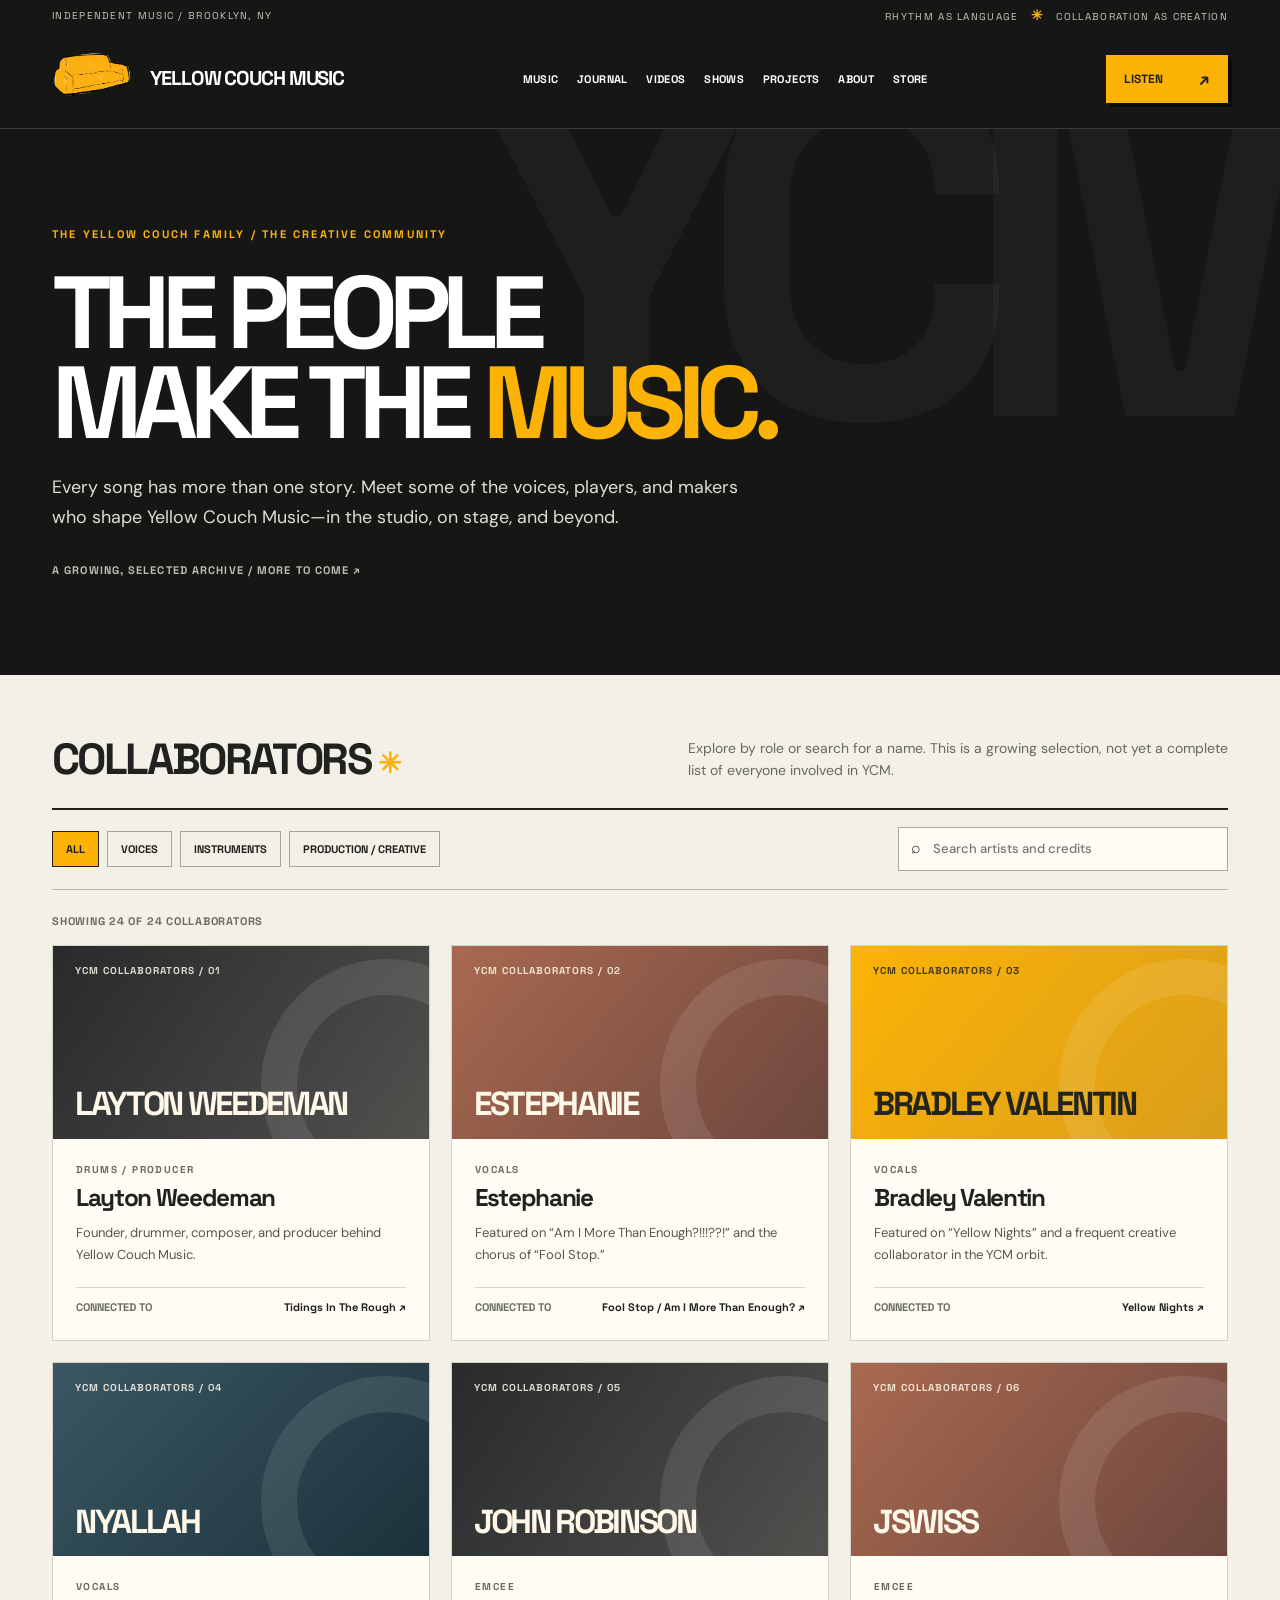
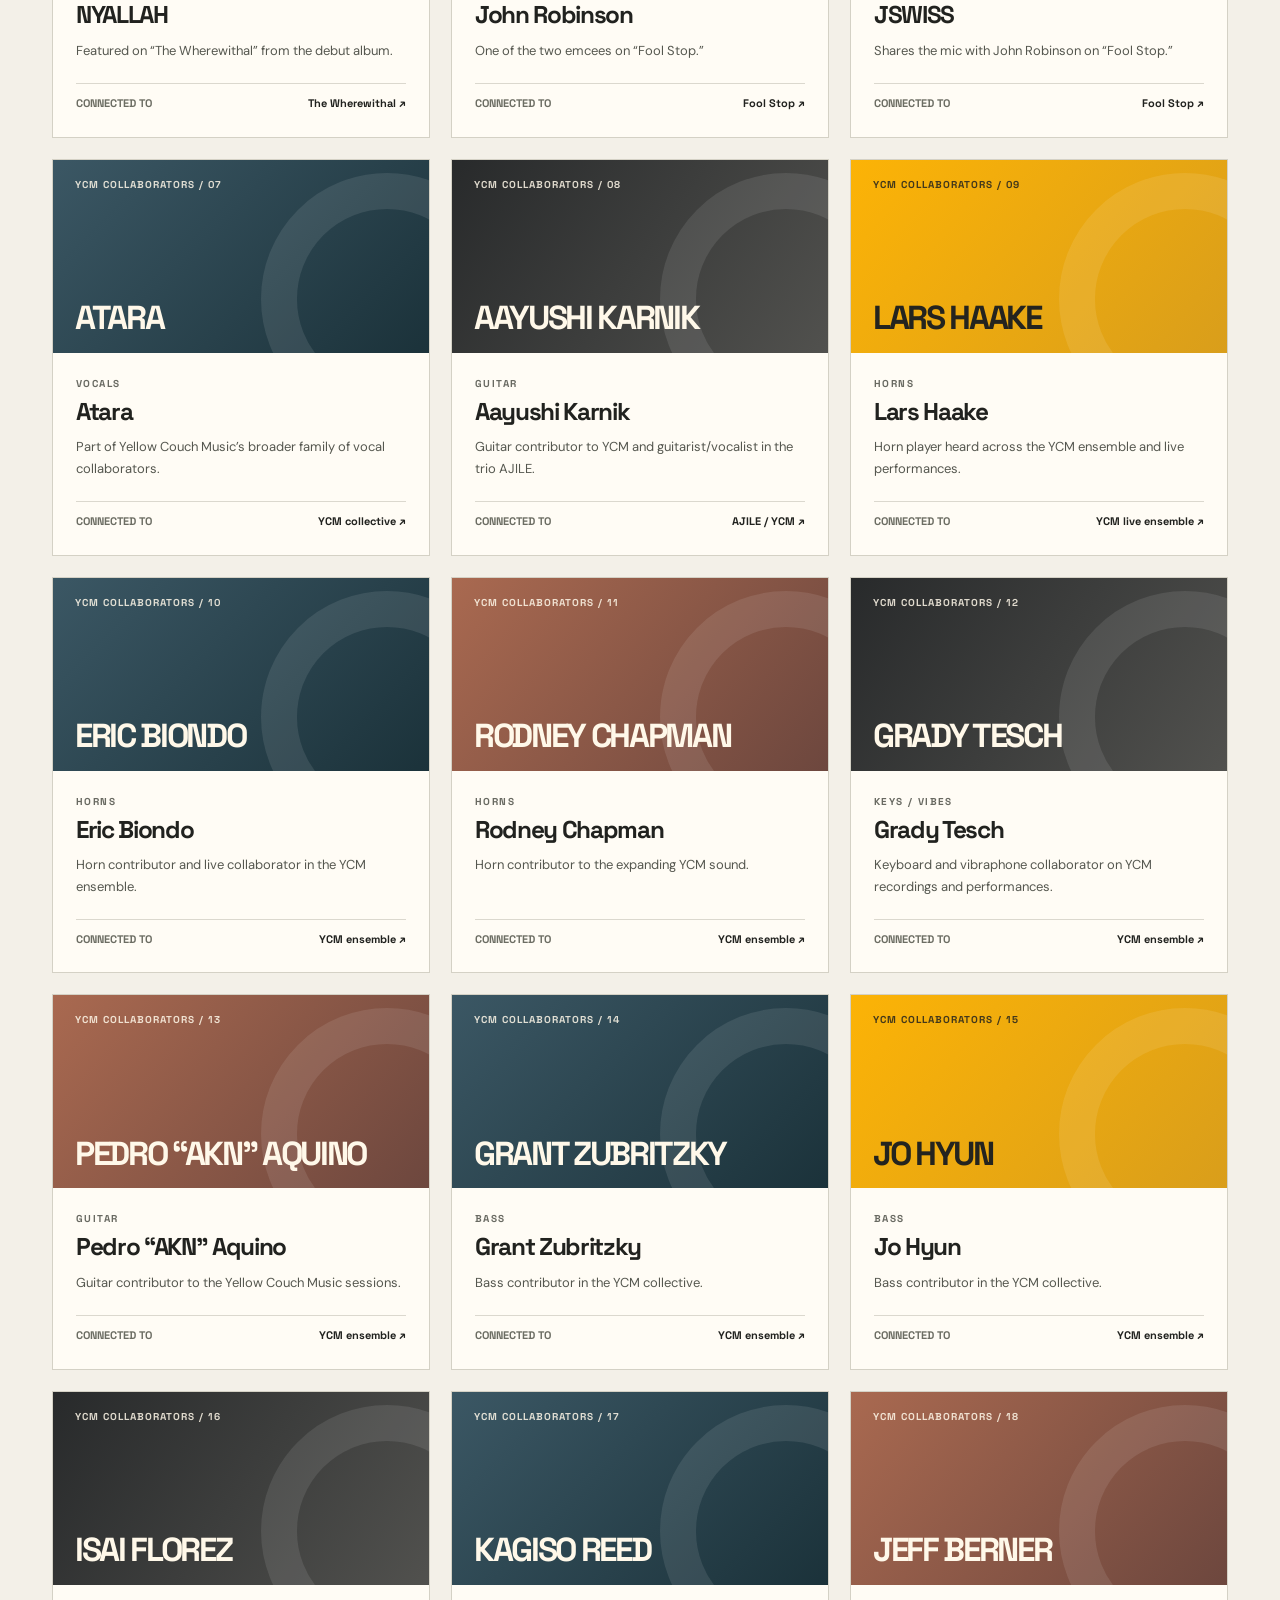
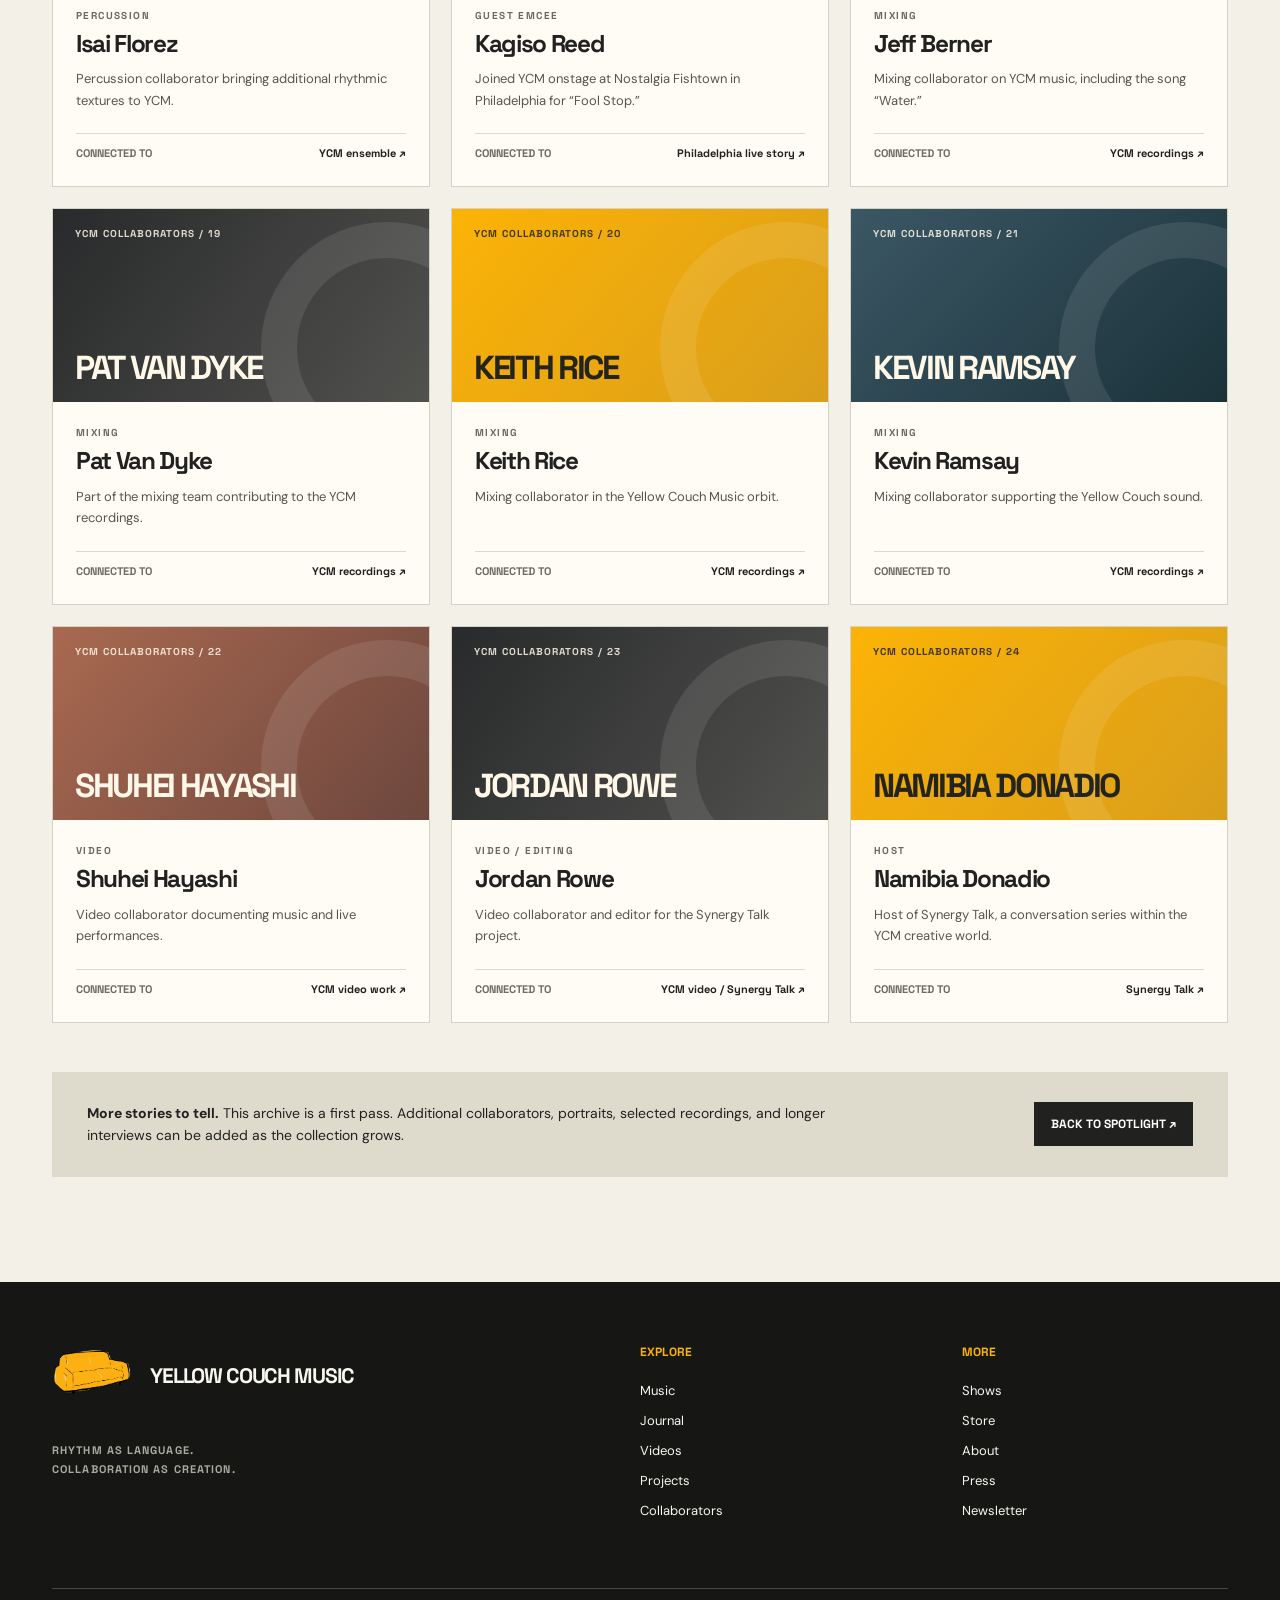
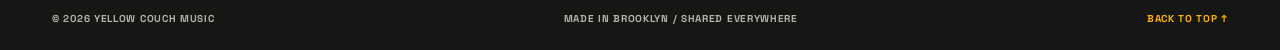
<file: collaborators.html>
<!doctype html>
<html lang="en">
<head>
  <meta charset="utf-8">
  <meta name="viewport" content="width=device-width, initial-scale=1">
  <meta name="theme-color" content="#222321">
  <meta name="description" content="Meet the musicians, voices, producers, and creative collaborators behind Yellow Couch Music in Brooklyn.">
  <meta property="og:type" content="website">
  <meta property="og:title" content="Collaborators | Yellow Couch Music">
  <meta property="og:description" content="The music is the point. The people are the story.">
  <title>Collaborators | Yellow Couch Music</title>
  <link rel="preconnect" href="https://fonts.googleapis.com">
  <link rel="preconnect" href="https://fonts.gstatic.com" crossorigin>
  <link href="https://fonts.googleapis.com/css2?family=DM+Sans:wght@400;500;600;700&family=Space+Grotesk:wght@400;500;600;700&display=swap" rel="stylesheet">
  <link rel="stylesheet" href="styles.css?v=7">
  <script defer src="collaborators.js?v=7"></script>
</head>
<body>
  <a class="skip-link" href="#main">Skip to main content</a>
  <div class="topbar"><span>INDEPENDENT MUSIC / BROOKLYN, NY</span><span>RHYTHM AS LANGUAGE <b aria-hidden="true">✳</b> COLLABORATION AS CREATION</span></div>
  <header class="site-header" id="top"><div class="header-inner shell">
    <a class="brand" href="index.html" aria-label="Yellow Couch Music — home"><img src="assets/ycm-logo.png" alt="" class="brand-icon" onerror="this.style.display='none'"><span class="brand-name">YELLOW COUCH MUSIC</span></a>
    <button class="nav-toggle" id="nav-toggle" type="button" aria-controls="primary-nav" aria-expanded="false">MENU <span aria-hidden="true">☰</span></button>
    <nav class="primary-nav" id="primary-nav" aria-label="Main navigation">
        <a href="index.html#music">MUSIC</a><a href="index.html#news">JOURNAL</a><a href="index.html#videos">VIDEOS</a><a href="index.html#shows">SHOWS</a><a href="index.html#projects">PROJECTS</a><a href="index.html#about">ABOUT</a><a href="index.html#store">STORE</a>
      </nav>
    <a class="header-shop" href="https://yellowcouchmusic.bandcamp.com/album/tidings-in-the-rough" target="_blank" rel="noopener noreferrer">LISTEN <span aria-hidden="true">↗</span></a>
  </div></header>
  <main id="main">
    <section class="people-hero" aria-labelledby="people-title"><div class="shell people-hero-inner">
      <span class="people-eyebrow">THE YELLOW COUCH FAMILY / THE CREATIVE COMMUNITY</span>
      <h1 id="people-title">THE PEOPLE<br>MAKE THE <span>MUSIC.</span></h1>
      <p>Every song has more than one story. Meet some of the voices, players, and makers who shape Yellow Couch Music—in the studio, on stage, and beyond.</p>
      <div class="people-hero-note">A GROWING, SELECTED ARCHIVE / MORE TO COME ↗</div>
    </div></section>
    <section class="people-section shell" aria-labelledby="archive-title">
      <div class="people-intro"><h2 id="archive-title">COLLABORATORS <span class="section-accent">✳</span></h2><p>Explore by role or search for a name. This is a growing selection, not yet a complete list of everyone involved in YCM.</p></div>
      <div class="people-controls">
        <div class="people-filters" role="group" aria-label="Filter collaborators">
          <button type="button" class="people-filter" data-category="all" aria-pressed="true">ALL</button>
          <button type="button" class="people-filter" data-category="voices" aria-pressed="false">VOICES</button>
          <button type="button" class="people-filter" data-category="instruments" aria-pressed="false">INSTRUMENTS</button>
          <button type="button" class="people-filter" data-category="production" aria-pressed="false">PRODUCTION / CREATIVE</button>
        </div>
        <label class="people-search"><span aria-hidden="true">⌕</span><input id="people-search" type="search" autocomplete="off" placeholder="Search artists and credits" aria-label="Search collaborator names and credits"></label>
      </div>
      <p id="people-count" class="people-count" aria-live="polite">SHOWING 24 COLLABORATORS</p>
      <div id="people-grid" class="people-grid"><article class="person-card" id="layton-weedeman" data-category="instruments" data-search="layton weedeman drums / producer founder, drummer, composer, and producer behind yellow couch music. tidings in the rough">
      <div class="person-art" data-tone="charcoal"><span class="person-art-small">YCM COLLABORATORS / 01</span><strong class="person-art-name">LAYTON WEEDEMAN</strong></div>
      <div class="person-details"><span class="person-role">Drums / producer</span><h3>Layton Weedeman</h3><p>Founder, drummer, composer, and producer behind Yellow Couch Music.</p><div class="person-work"><span>CONNECTED TO</span><a href="https://yellowcouchmusic.bandcamp.com/album/tidings-in-the-rough" target="_blank" rel="noopener noreferrer">Tidings In The Rough ↗</a></div></div>
    </article><article class="person-card" id="estephanie" data-category="voices" data-search="estephanie vocals featured on “am i more than enough?!!!??!” and the chorus of “fool stop.” fool stop / am i more than enough?">
      <div class="person-art" data-tone="clay"><span class="person-art-small">YCM COLLABORATORS / 02</span><strong class="person-art-name">ESTEPHANIE</strong></div>
      <div class="person-details"><span class="person-role">Vocals</span><h3>Estephanie</h3><p>Featured on “Am I More Than Enough?!!!??!” and the chorus of “Fool Stop.”</p><div class="person-work"><span>CONNECTED TO</span><a href="https://yellowcouchmusic.bandcamp.com/album/tidings-in-the-rough" target="_blank" rel="noopener noreferrer">Fool Stop / Am I More Than Enough? ↗</a></div></div>
    </article><article class="person-card" id="bradley-valentin" data-category="voices" data-search="bradley valentin vocals featured on “yellow nights” and a frequent creative collaborator in the ycm orbit. yellow nights">
      <div class="person-art" data-tone="yellow"><span class="person-art-small">YCM COLLABORATORS / 03</span><strong class="person-art-name">BRADLEY VALENTIN</strong></div>
      <div class="person-details"><span class="person-role">Vocals</span><h3>Bradley Valentin</h3><p>Featured on “Yellow Nights” and a frequent creative collaborator in the YCM orbit.</p><div class="person-work"><span>CONNECTED TO</span><a href="https://yellowcouchmusic.bandcamp.com/album/tidings-in-the-rough" target="_blank" rel="noopener noreferrer">Yellow Nights ↗</a></div></div>
    </article><article class="person-card" id="nyallah" data-category="voices" data-search="nyallah vocals featured on “the wherewithal” from the debut album. the wherewithal">
      <div class="person-art" data-tone="blue"><span class="person-art-small">YCM COLLABORATORS / 04</span><strong class="person-art-name">NYALLAH</strong></div>
      <div class="person-details"><span class="person-role">Vocals</span><h3>NYALLAH</h3><p>Featured on “The Wherewithal” from the debut album.</p><div class="person-work"><span>CONNECTED TO</span><a href="https://yellowcouchmusic.bandcamp.com/album/tidings-in-the-rough" target="_blank" rel="noopener noreferrer">The Wherewithal ↗</a></div></div>
    </article><article class="person-card" id="john-robinson" data-category="voices" data-search="john robinson emcee one of the two emcees on “fool stop.” fool stop">
      <div class="person-art" data-tone="charcoal"><span class="person-art-small">YCM COLLABORATORS / 05</span><strong class="person-art-name">JOHN ROBINSON</strong></div>
      <div class="person-details"><span class="person-role">Emcee</span><h3>John Robinson</h3><p>One of the two emcees on “Fool Stop.”</p><div class="person-work"><span>CONNECTED TO</span><a href="https://yellowcouchmusic.bandcamp.com/album/tidings-in-the-rough" target="_blank" rel="noopener noreferrer">Fool Stop ↗</a></div></div>
    </article><article class="person-card" id="jswiss" data-category="voices" data-search="jswiss emcee shares the mic with john robinson on “fool stop.” fool stop">
      <div class="person-art" data-tone="clay"><span class="person-art-small">YCM COLLABORATORS / 06</span><strong class="person-art-name">JSWISS</strong></div>
      <div class="person-details"><span class="person-role">Emcee</span><h3>JSWISS</h3><p>Shares the mic with John Robinson on “Fool Stop.”</p><div class="person-work"><span>CONNECTED TO</span><a href="https://yellowcouchmusic.bandcamp.com/album/tidings-in-the-rough" target="_blank" rel="noopener noreferrer">Fool Stop ↗</a></div></div>
    </article><article class="person-card" id="atara" data-category="voices" data-search="atara vocals part of yellow couch music’s broader family of vocal collaborators. ycm collective">
      <div class="person-art" data-tone="blue"><span class="person-art-small">YCM COLLABORATORS / 07</span><strong class="person-art-name">ATARA</strong></div>
      <div class="person-details"><span class="person-role">Vocals</span><h3>Atara</h3><p>Part of Yellow Couch Music’s broader family of vocal collaborators.</p><div class="person-work"><span>CONNECTED TO</span><a href="https://yellowcouchmusic.bandcamp.com/album/tidings-in-the-rough" target="_blank" rel="noopener noreferrer">YCM collective ↗</a></div></div>
    </article><article class="person-card" id="aayushi-karnik" data-category="instruments" data-search="aayushi karnik guitar guitar contributor to ycm and guitarist/vocalist in the trio ajile. ajile / ycm">
      <div class="person-art" data-tone="charcoal"><span class="person-art-small">YCM COLLABORATORS / 08</span><strong class="person-art-name">AAYUSHI KARNIK</strong></div>
      <div class="person-details"><span class="person-role">Guitar</span><h3>Aayushi Karnik</h3><p>Guitar contributor to YCM and guitarist/vocalist in the trio AJILE.</p><div class="person-work"><span>CONNECTED TO</span><a href="https://weareajile.com" target="_blank" rel="noopener noreferrer">AJILE / YCM ↗</a></div></div>
    </article><article class="person-card" id="lars-haake" data-category="instruments" data-search="lars haake horns horn player heard across the ycm ensemble and live performances. ycm live ensemble">
      <div class="person-art" data-tone="yellow"><span class="person-art-small">YCM COLLABORATORS / 09</span><strong class="person-art-name">LARS HAAKE</strong></div>
      <div class="person-details"><span class="person-role">Horns</span><h3>Lars Haake</h3><p>Horn player heard across the YCM ensemble and live performances.</p><div class="person-work"><span>CONNECTED TO</span><a href="https://yellowcouchmusic.bandcamp.com/album/tidings-in-the-rough" target="_blank" rel="noopener noreferrer">YCM live ensemble ↗</a></div></div>
    </article><article class="person-card" id="eric-biondo" data-category="instruments" data-search="eric biondo horns horn contributor and live collaborator in the ycm ensemble. ycm ensemble">
      <div class="person-art" data-tone="blue"><span class="person-art-small">YCM COLLABORATORS / 10</span><strong class="person-art-name">ERIC BIONDO</strong></div>
      <div class="person-details"><span class="person-role">Horns</span><h3>Eric Biondo</h3><p>Horn contributor and live collaborator in the YCM ensemble.</p><div class="person-work"><span>CONNECTED TO</span><a href="https://yellowcouchmusic.bandcamp.com/album/tidings-in-the-rough" target="_blank" rel="noopener noreferrer">YCM ensemble ↗</a></div></div>
    </article><article class="person-card" id="rodney-chapman" data-category="instruments" data-search="rodney chapman horns horn contributor to the expanding ycm sound. ycm ensemble">
      <div class="person-art" data-tone="clay"><span class="person-art-small">YCM COLLABORATORS / 11</span><strong class="person-art-name">RODNEY CHAPMAN</strong></div>
      <div class="person-details"><span class="person-role">Horns</span><h3>Rodney Chapman</h3><p>Horn contributor to the expanding YCM sound.</p><div class="person-work"><span>CONNECTED TO</span><a href="https://yellowcouchmusic.bandcamp.com/album/tidings-in-the-rough" target="_blank" rel="noopener noreferrer">YCM ensemble ↗</a></div></div>
    </article><article class="person-card" id="grady-tesch" data-category="instruments" data-search="grady tesch keys / vibes keyboard and vibraphone collaborator on ycm recordings and performances. ycm ensemble">
      <div class="person-art" data-tone="charcoal"><span class="person-art-small">YCM COLLABORATORS / 12</span><strong class="person-art-name">GRADY TESCH</strong></div>
      <div class="person-details"><span class="person-role">Keys / vibes</span><h3>Grady Tesch</h3><p>Keyboard and vibraphone collaborator on YCM recordings and performances.</p><div class="person-work"><span>CONNECTED TO</span><a href="https://yellowcouchmusic.bandcamp.com/album/tidings-in-the-rough" target="_blank" rel="noopener noreferrer">YCM ensemble ↗</a></div></div>
    </article><article class="person-card" id="pedro-akn-aquino" data-category="instruments" data-search="pedro “akn” aquino guitar guitar contributor to the yellow couch music sessions. ycm ensemble">
      <div class="person-art" data-tone="clay"><span class="person-art-small">YCM COLLABORATORS / 13</span><strong class="person-art-name">PEDRO “AKN” AQUINO</strong></div>
      <div class="person-details"><span class="person-role">Guitar</span><h3>Pedro “AKN” Aquino</h3><p>Guitar contributor to the Yellow Couch Music sessions.</p><div class="person-work"><span>CONNECTED TO</span><a href="https://yellowcouchmusic.bandcamp.com/album/tidings-in-the-rough" target="_blank" rel="noopener noreferrer">YCM ensemble ↗</a></div></div>
    </article><article class="person-card" id="grant-zubritzky" data-category="instruments" data-search="grant zubritzky bass bass contributor in the ycm collective. ycm ensemble">
      <div class="person-art" data-tone="blue"><span class="person-art-small">YCM COLLABORATORS / 14</span><strong class="person-art-name">GRANT ZUBRITZKY</strong></div>
      <div class="person-details"><span class="person-role">Bass</span><h3>Grant Zubritzky</h3><p>Bass contributor in the YCM collective.</p><div class="person-work"><span>CONNECTED TO</span><a href="https://yellowcouchmusic.bandcamp.com/album/tidings-in-the-rough" target="_blank" rel="noopener noreferrer">YCM ensemble ↗</a></div></div>
    </article><article class="person-card" id="jo-hyun" data-category="instruments" data-search="jo hyun bass bass contributor in the ycm collective. ycm ensemble">
      <div class="person-art" data-tone="yellow"><span class="person-art-small">YCM COLLABORATORS / 15</span><strong class="person-art-name">JO HYUN</strong></div>
      <div class="person-details"><span class="person-role">Bass</span><h3>Jo Hyun</h3><p>Bass contributor in the YCM collective.</p><div class="person-work"><span>CONNECTED TO</span><a href="https://yellowcouchmusic.bandcamp.com/album/tidings-in-the-rough" target="_blank" rel="noopener noreferrer">YCM ensemble ↗</a></div></div>
    </article><article class="person-card" id="isai-florez" data-category="instruments" data-search="isai florez percussion percussion collaborator bringing additional rhythmic textures to ycm. ycm ensemble">
      <div class="person-art" data-tone="charcoal"><span class="person-art-small">YCM COLLABORATORS / 16</span><strong class="person-art-name">ISAI FLOREZ</strong></div>
      <div class="person-details"><span class="person-role">Percussion</span><h3>Isai Florez</h3><p>Percussion collaborator bringing additional rhythmic textures to YCM.</p><div class="person-work"><span>CONNECTED TO</span><a href="https://yellowcouchmusic.bandcamp.com/album/tidings-in-the-rough" target="_blank" rel="noopener noreferrer">YCM ensemble ↗</a></div></div>
    </article><article class="person-card" id="kagiso-reed" data-category="voices" data-search="kagiso reed guest emcee joined ycm onstage at nostalgia fishtown in philadelphia for “fool stop.” philadelphia live story">
      <div class="person-art" data-tone="blue"><span class="person-art-small">YCM COLLABORATORS / 17</span><strong class="person-art-name">KAGISO REED</strong></div>
      <div class="person-details"><span class="person-role">Guest emcee</span><h3>Kagiso Reed</h3><p>Joined YCM onstage at Nostalgia Fishtown in Philadelphia for “Fool Stop.”</p><div class="person-work"><span>CONNECTED TO</span><a href="post.html?slug=fool-stop-with-kagiso-in-philly">Philadelphia live story ↗</a></div></div>
    </article><article class="person-card" id="jeff-berner" data-category="production" data-search="jeff berner mixing mixing collaborator on ycm music, including the song “water.” ycm recordings">
      <div class="person-art" data-tone="clay"><span class="person-art-small">YCM COLLABORATORS / 18</span><strong class="person-art-name">JEFF BERNER</strong></div>
      <div class="person-details"><span class="person-role">Mixing</span><h3>Jeff Berner</h3><p>Mixing collaborator on YCM music, including the song “Water.”</p><div class="person-work"><span>CONNECTED TO</span><a href="https://yellowcouchmusic.bandcamp.com/album/tidings-in-the-rough" target="_blank" rel="noopener noreferrer">YCM recordings ↗</a></div></div>
    </article><article class="person-card" id="pat-van-dyke" data-category="production" data-search="pat van dyke mixing part of the mixing team contributing to the ycm recordings. ycm recordings">
      <div class="person-art" data-tone="charcoal"><span class="person-art-small">YCM COLLABORATORS / 19</span><strong class="person-art-name">PAT VAN DYKE</strong></div>
      <div class="person-details"><span class="person-role">Mixing</span><h3>Pat Van Dyke</h3><p>Part of the mixing team contributing to the YCM recordings.</p><div class="person-work"><span>CONNECTED TO</span><a href="https://yellowcouchmusic.bandcamp.com/album/tidings-in-the-rough" target="_blank" rel="noopener noreferrer">YCM recordings ↗</a></div></div>
    </article><article class="person-card" id="keith-rice" data-category="production" data-search="keith rice mixing mixing collaborator in the yellow couch music orbit. ycm recordings">
      <div class="person-art" data-tone="yellow"><span class="person-art-small">YCM COLLABORATORS / 20</span><strong class="person-art-name">KEITH RICE</strong></div>
      <div class="person-details"><span class="person-role">Mixing</span><h3>Keith Rice</h3><p>Mixing collaborator in the Yellow Couch Music orbit.</p><div class="person-work"><span>CONNECTED TO</span><a href="https://yellowcouchmusic.bandcamp.com/album/tidings-in-the-rough" target="_blank" rel="noopener noreferrer">YCM recordings ↗</a></div></div>
    </article><article class="person-card" id="kevin-ramsay" data-category="production" data-search="kevin ramsay mixing mixing collaborator supporting the yellow couch sound. ycm recordings">
      <div class="person-art" data-tone="blue"><span class="person-art-small">YCM COLLABORATORS / 21</span><strong class="person-art-name">KEVIN RAMSAY</strong></div>
      <div class="person-details"><span class="person-role">Mixing</span><h3>Kevin Ramsay</h3><p>Mixing collaborator supporting the Yellow Couch sound.</p><div class="person-work"><span>CONNECTED TO</span><a href="https://yellowcouchmusic.bandcamp.com/album/tidings-in-the-rough" target="_blank" rel="noopener noreferrer">YCM recordings ↗</a></div></div>
    </article><article class="person-card" id="shuhei-hayashi" data-category="production" data-search="shuhei hayashi video video collaborator documenting music and live performances. ycm video work">
      <div class="person-art" data-tone="clay"><span class="person-art-small">YCM COLLABORATORS / 22</span><strong class="person-art-name">SHUHEI HAYASHI</strong></div>
      <div class="person-details"><span class="person-role">Video</span><h3>Shuhei Hayashi</h3><p>Video collaborator documenting music and live performances.</p><div class="person-work"><span>CONNECTED TO</span><a href="index.html#news">YCM video work ↗</a></div></div>
    </article><article class="person-card" id="jordan-rowe" data-category="production" data-search="jordan rowe video / editing video collaborator and editor for the synergy talk project. ycm video / synergy talk">
      <div class="person-art" data-tone="charcoal"><span class="person-art-small">YCM COLLABORATORS / 23</span><strong class="person-art-name">JORDAN ROWE</strong></div>
      <div class="person-details"><span class="person-role">Video / editing</span><h3>Jordan Rowe</h3><p>Video collaborator and editor for the Synergy Talk project.</p><div class="person-work"><span>CONNECTED TO</span><a href="index.html#news">YCM video / Synergy Talk ↗</a></div></div>
    </article><article class="person-card" id="namibia-donadio" data-category="production" data-search="namibia donadio host host of synergy talk, a conversation series within the ycm creative world. synergy talk">
      <div class="person-art" data-tone="yellow"><span class="person-art-small">YCM COLLABORATORS / 24</span><strong class="person-art-name">NAMIBIA DONADIO</strong></div>
      <div class="person-details"><span class="person-role">Host</span><h3>Namibia Donadio</h3><p>Host of Synergy Talk, a conversation series within the YCM creative world.</p><div class="person-work"><span>CONNECTED TO</span><a href="index.html#news">Synergy Talk ↗</a></div></div>
    </article></div>
      <p id="people-empty" class="people-empty" hidden>No collaborators match that search. Try another name or role.</p>
      <div class="people-outro"><p><strong>More stories to tell.</strong> This archive is a first pass. Additional collaborators, portraits, selected recordings, and longer interviews can be added as the collection grows.</p><a href="index.html#spotlight">BACK TO SPOTLIGHT ↗</a></div>
    </section>
  </main>
  <footer class="site-footer"><div class="shell footer-top"><div class="footer-brand"><a class="brand" href="index.html" aria-label="Yellow Couch Music — home"><img src="assets/ycm-logo.png" alt="" class="brand-icon" onerror="this.style.display='none'"><span class="brand-name">YELLOW COUCH MUSIC</span></a><p>RHYTHM AS LANGUAGE.<br>COLLABORATION AS CREATION.</p></div><div class="footer-column"><strong>EXPLORE</strong><a href="index.html#music">Music</a><a href="index.html#news">Journal</a><a href="index.html#videos">Videos</a><a href="index.html#projects">Projects</a><a href="collaborators.html">Collaborators</a></div><div class="footer-column"><strong>MORE</strong><a href="index.html#shows">Shows</a><a href="index.html#store">Store</a><a href="index.html#about">About</a><a href="index.html#press">Press</a><a href="index.html#newsletter">Newsletter</a></div></div><div class="shell footer-bottom"><span>© <span id="copyright-year">2026</span> YELLOW COUCH MUSIC</span><span>MADE IN BROOKLYN / SHARED EVERYWHERE</span><a href="#top">BACK TO TOP ↑</a></div></footer>
</body>
</html>
</file>
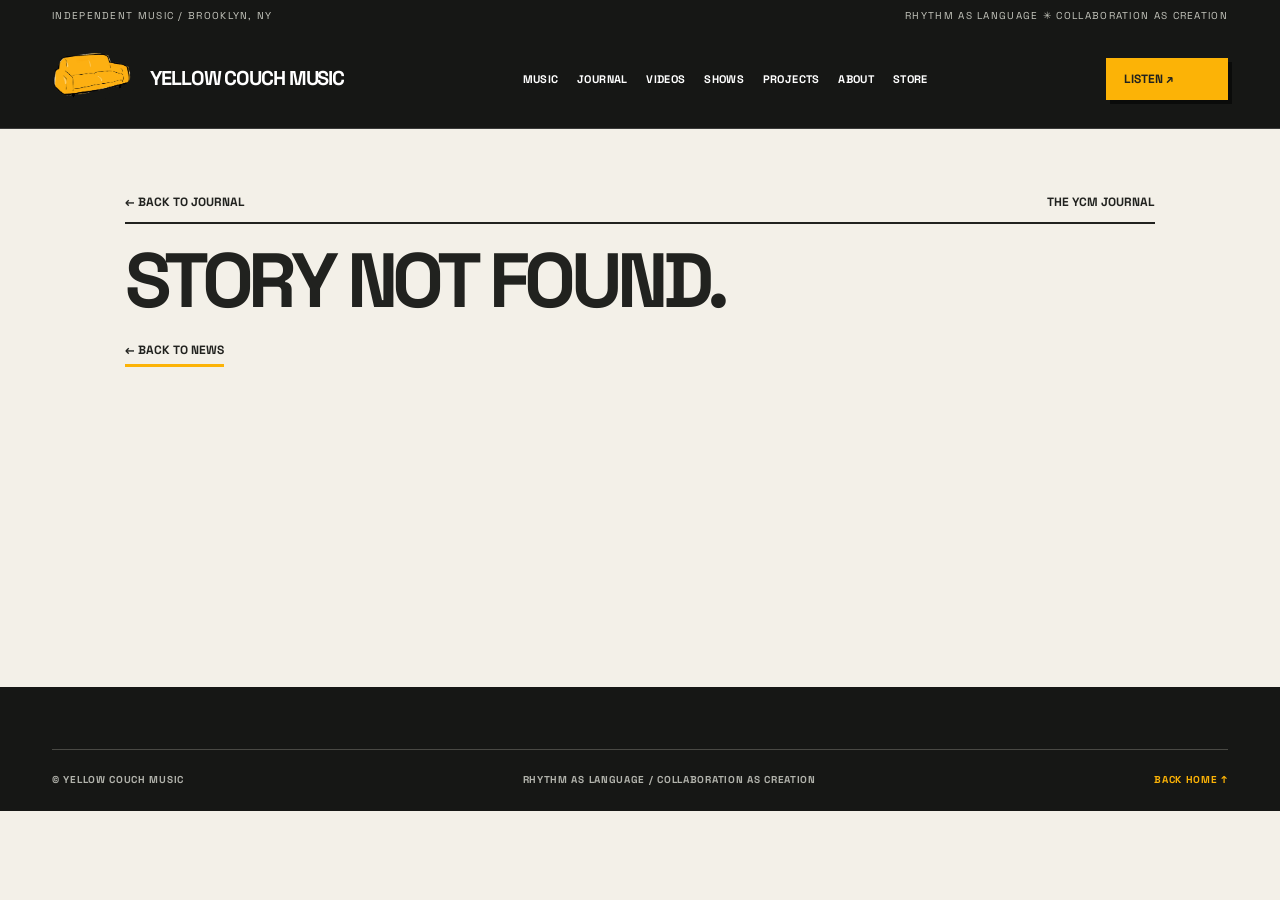
<file: post.html>
<!doctype html>
<html lang="en"><head><meta charset="utf-8"><meta name="viewport" content="width=device-width, initial-scale=1"><meta name="theme-color" content="#222321"><meta name="description" content="Stories, photos and music from Yellow Couch Music."><title>Journal | Yellow Couch Music</title><link rel="preconnect" href="https://fonts.googleapis.com"><link rel="preconnect" href="https://fonts.gstatic.com" crossorigin><link href="https://fonts.googleapis.com/css2?family=DM+Sans:wght@400;500;600;700&family=Space+Grotesk:wght@400;500;600;700&display=swap" rel="stylesheet"><link rel="stylesheet" href="styles.css?v=7"><script defer src="content.js"></script><script defer src="app.js?v=6"></script></head>
<body><a class="skip-link" href="#main">Skip to main content</a><div class="topbar"><span>INDEPENDENT MUSIC / BROOKLYN, NY</span><span>RHYTHM AS LANGUAGE ✳ COLLABORATION AS CREATION</span></div><header class="site-header" id="top"><div class="header-inner shell"><a class="brand" href="index.html" aria-label="Yellow Couch Music — home"><img src="assets/ycm-logo.png" alt="" class="brand-icon" onerror="this.style.display='none'"><span class="brand-name">YELLOW COUCH MUSIC</span></a><button class="nav-toggle" id="nav-toggle" type="button" aria-controls="primary-nav" aria-expanded="false">MENU <span aria-hidden="true">☰</span></button><nav class="primary-nav" id="primary-nav" aria-label="Main navigation">
        <a href="index.html#music">MUSIC</a><a href="index.html#news">JOURNAL</a><a href="index.html#videos">VIDEOS</a><a href="index.html#shows">SHOWS</a><a href="index.html#projects">PROJECTS</a><a href="index.html#about">ABOUT</a><a href="index.html#store">STORE</a>
      </nav><a class="header-shop" href="https://yellowcouchmusic.bandcamp.com/album/tidings-in-the-rough" target="_blank" rel="noopener noreferrer">LISTEN ↗</a></div></header><main id="main"><div class="article-shell"><div class="article-breadcrumb"><a href="index.html#news">← BACK TO JOURNAL</a><span>THE YCM JOURNAL</span></div><article id="post-detail"><h1>LOADING STORY…</h1></article></div></main><footer class="site-footer"><div class="shell footer-bottom"><span>© YELLOW COUCH MUSIC</span><span>RHYTHM AS LANGUAGE / COLLABORATION AS CREATION</span><a href="index.html">BACK HOME ↑</a></div></footer></body></html>
</file>
<file: styles.css>
:root{--paper:#f3f0e8;--white:#fffcf5;--ink:#21221f;--black:#161715;--yellow:#fcb306;--border:#bbb9b1;--muted:#55574f;--sans:'DM Sans',Arial,sans-serif;--display:'Space Grotesk','Arial Black',sans-serif}
*{box-sizing:border-box}html{scroll-behavior:smooth}body{margin:0;background:var(--paper);color:var(--ink);font:16px/1.55 var(--sans);-webkit-font-smoothing:antialiased}a{color:inherit;text-decoration:none}button{font:inherit;cursor:pointer}img{max-width:100%}::selection{background:var(--yellow);color:var(--ink)}[hidden]{display:none!important}.shell{width:min(1440px,calc(100% - 104px));margin-inline:auto}.skip-link{position:absolute;top:-70px;left:12px;background:#fff;padding:10px;z-index:200}.skip-link:focus{top:12px}.topbar{height:30px;padding:0 max(52px,calc((100vw - 1440px)/2));display:flex;align-items:center;justify-content:space-between;background:var(--black);color:#c5c6bd;font:10px var(--display);letter-spacing:.13em}.topbar b{color:var(--yellow);font-size:14px;margin:0 8px}.site-header{background:var(--black);color:white;position:relative;z-index:20;border-bottom:1px solid #ffffff28}.header-inner{min-height:98px;display:flex;align-items:center;justify-content:space-between;gap:27px}.brand{display:inline-flex;align-items:center;gap:14px;white-space:nowrap;flex-shrink:0}.brand-icon{width:84px;height:64px;object-fit:contain}.brand-name{font:700 20px/.97 var(--display);letter-spacing:-.055em;white-space:nowrap}.primary-nav{display:flex;align-items:center;justify-content:center;flex-wrap:wrap;gap:clamp(10px,1.45vw,24px)}.primary-nav a{font:700 11px var(--display);letter-spacing:.035em;white-space:nowrap;padding:9px 0;transition:color .18s}.primary-nav a:hover,.primary-nav a:focus-visible{color:var(--yellow)}.header-shop{display:flex;align-items:center;justify-content:space-between;gap:25px;background:var(--yellow);color:var(--ink);padding:13px 18px;font:700 12px var(--display);white-space:nowrap;box-shadow:4px 4px 0 #0008;min-width:122px}.header-shop span{font-size:17px}.header-shop:hover{background:#ffd050}.nav-toggle{display:none}
.hero-carousel{position:relative;background:var(--black);color:white}.hero-slide{height:clamp(520px,42vw,660px);min-height:500px;position:relative;overflow:hidden;isolation:isolate}.hero-photo{position:absolute;inset:0;z-index:-2;overflow:hidden}.hero-photo img{width:100%;height:100%;object-fit:cover;filter:grayscale(.25);opacity:.23;transform:scale(1.03)}.hero-photo-album{background:radial-gradient(ellipse at 70% 43%,#77715e 0%,#3b3932 43%,#171918 76%)}.hero-photo-album:before{content:'';position:absolute;inset:-100px;background:url('assets/tidings-cover.jpg') center / cover;opacity:.11;filter:blur(45px)}.hero-photo-philly{background:linear-gradient(100deg,#1a211e,#365b54)}.hero-photo-nublu{background:linear-gradient(100deg,#1d212b,#55433c)}.hero-slide:after{content:'';position:absolute;inset:0;background:linear-gradient(90deg,#141615de 0%,#161815ad 42%,transparent 100%);z-index:-1}.hero-inner{height:100%;display:grid;grid-template-columns:minmax(0,1.06fr) minmax(0,.94fr);align-items:center;gap:55px;padding:30px 0 60px}.hero-copy{max-width:750px;position:relative;z-index:2}.hero-eyebrow{display:inline-flex;align-items:center;gap:12px;font:700 11px var(--display);letter-spacing:.15em;color:#f5f1e4}.hero-eyebrow i{width:35px;height:3px;background:var(--yellow)}.hero-copy h1,.hero-copy h2{font:700 clamp(54px,6.5vw,108px)/.94 var(--display);letter-spacing:-.075em;margin:30px 0 18px;max-width:780px;text-transform:uppercase}.hero-period,.yellow-dot{color:var(--yellow)}.hero-copy p{font-size:clamp(15px,1.2vw,18px);line-height:1.6;color:#e4e3db;max-width:540px;margin:0 0 29px}.hero-cta{background:var(--yellow);color:var(--ink);display:inline-flex;align-items:center;gap:42px;padding:15px 20px;font:700 13px var(--display);box-shadow:5px 5px 0 #0007}.hero-cta:hover{background:#ffcc34}.hero-media-record{position:relative;display:grid;place-items:center;width:min(100%,495px);margin-left:auto;aspect-ratio:1.1}.vinyl-record{position:absolute;right:2%;top:4%;height:85%;aspect-ratio:1;border-radius:50%;background:repeating-radial-gradient(circle at center,#0d1012 0 6px,#202426 7px 8px,#111314 9px 15px);box-shadow:20px 25px 35px #0007;border:1px solid #474849}.vinyl-record:after{content:'';position:absolute;width:30%;aspect-ratio:1;top:35%;left:35%;background:var(--yellow);border:15px solid #1c1d1a;border-radius:50%}.hero-album-image{width:77%;height:auto;aspect-ratio:1;object-fit:cover;position:relative;z-index:2;align-self:center;justify-self:start;box-shadow:20px 24px 2px #0003,25px 30px 55px #0008;transform:rotate(-4deg);border:8px solid #eee7d8}.hero-fallback-art{position:absolute;z-index:1;left:4%;width:72%;aspect-ratio:1;background:var(--yellow);color:var(--ink);display:grid;align-content:center;padding:32px;font:700 clamp(38px,4.3vw,69px)/.9 var(--display);letter-spacing:-.075em;transform:rotate(-4deg);box-shadow:20px 24px 2px #0003}.hero-album-image:not([style*="display: none"])~.hero-fallback-art{display:none}.hero-photo-frame{width:min(100%,510px);aspect-ratio:1.16;margin-left:auto;position:relative;background:#56645c;transform:rotate(2deg);box-shadow:17px 18px 0 var(--yellow),25px 26px 42px #0008}.hero-photo-frame img{display:block;width:100%;height:100%;object-fit:cover;position:relative;z-index:1}.frame-fallback{position:absolute;inset:0;display:flex;align-items:flex-end;padding:30px;font:700 50px/.95 var(--display);letter-spacing:-.06em}.hero-bottom{position:absolute;bottom:26px;left:0;right:0;display:flex;justify-content:space-between;gap:30px;font:700 10px var(--display);letter-spacing:.14em;color:#cecdc5}.hero-controls{height:57px;display:flex;align-items:center;justify-content:center;gap:18px;background:var(--paper);border-bottom:1px solid #ceccc5}.hero-arrow{background:transparent;border:none;color:var(--ink);font:700 24px var(--display);padding:0 10px}.hero-arrow:hover{color:#af7f00}.hero-dots{display:flex;gap:9px;align-items:center}.hero-dot{border:0;border-radius:50%;width:10px;height:10px;background:#aaa99e;padding:0;transition:transform .2s,background .2s}.hero-dot.is-active{background:var(--yellow);transform:scale(1.35)}.hero-dot:focus-visible{outline:3px solid var(--ink);outline-offset:5px}
.editorial-section{padding-top:74px;padding-bottom:21px;scroll-margin-top:25px}.section-header{display:flex;justify-content:space-between;align-items:end;gap:20px;border-bottom:2px solid var(--ink);margin-bottom:17px;padding-bottom:15px}.section-kicker{margin:0 0 3px;color:#77766e;font:700 10px var(--display);letter-spacing:.14em}.section-header h2{font:700 clamp(29px,3.1vw,46px)/1 var(--display);letter-spacing:-.055em;margin:0;text-transform:uppercase}.section-accent{color:var(--yellow);font-size:.65em;vertical-align:middle}.view-all{display:inline-flex;align-items:center;gap:15px;border:0;background:none;color:var(--ink);font:700 12px var(--display);letter-spacing:.02em;white-space:nowrap;cursor:pointer;padding:8px 1px}.view-all:hover{text-decoration:underline;text-decoration-color:var(--yellow);text-decoration-thickness:3px}.view-label{font-size:11px;cursor:default;color:#62635c}.section-footnote{font-size:12px;color:#75766d;letter-spacing:.008em;margin:15px 0 0}
.news-grid{display:grid;grid-template-columns:repeat(2,minmax(0,1fr));gap:26px}.news-card{background:var(--white);min-width:0;display:flex;flex-direction:column;box-shadow:0 1px 0 #c4c1b9}.news-media{height:clamp(235px,24vw,370px);display:block;overflow:hidden;position:relative;background:linear-gradient(120deg,#4d5448,#8a7454)}.news-media img{position:relative;width:100%;height:100%;object-fit:cover;display:block;z-index:2;transition:transform .3s}.news-card:hover .news-media img{transform:scale(1.04)}.news-media .fallback-text{position:absolute;left:22px;bottom:23px;z-index:1;font:700 clamp(38px,4.5vw,74px)/.87 var(--display);letter-spacing:-.07em;color:#f9eed7;max-width:85%;white-space:pre-line}.news-media[data-visual="fool"]{background:linear-gradient(145deg,#a75d43,#563c3d)}.news-media[data-visual="philly"]{background:linear-gradient(145deg,#44574f,#a09b72)}.news-media[data-visual="nublu"]{background:linear-gradient(145deg,#2d4744,#678a72)}.news-media[data-visual="nostalgia"]{background:linear-gradient(145deg,#705241,#b67d51)}.news-media[data-visual="album"]{background:linear-gradient(145deg,#deb943,#8f6844)}.news-content{padding:24px 25px 31px;background:repeating-linear-gradient(125deg,#fffefa,#fffefa 3px,#f9f7f2 4px,#f9f7f2 5px);flex:1}.story-tag{display:block;font:700 10px var(--display);letter-spacing:.14em;color:#696a62}.news-content h3{font:700 clamp(22px,2.2vw,34px)/1.17 var(--display);letter-spacing:-.06em;text-transform:uppercase;margin:11px 0 18px;max-width:740px}.news-content p{font:400 14px/1.65 var(--sans);margin:0 0 24px;color:#42453f;max-width:660px}.card-bottom{display:flex;align-items:center;justify-content:space-between;gap:12px;border-top:1px solid #dad8cf;padding-top:12px;color:#62645e;font:700 11px var(--display)}.card-bottom b{color:var(--ink)}.news-card-link{display:block;height:100%}
.spotlight-card{display:grid;grid-template-columns:1fr 1fr;background:var(--white);min-height:430px}.spotlight-photo{position:relative;min-height:420px;overflow:hidden;background:linear-gradient(120deg,#293b35,#8e845f)}.spotlight-photo img{width:100%;height:100%;position:absolute;object-fit:cover;filter:grayscale(.25) brightness(.76)}.spotlight-photo:after{content:'';position:absolute;inset:0;background:linear-gradient(0deg,#000a,transparent 62%)}.photo-ribbon{position:absolute;top:24px;left:26px;z-index:1;background:var(--yellow);color:var(--ink);font:700 11px var(--display);padding:8px 12px}.photo-display{position:absolute;bottom:22px;left:30px;z-index:1;color:white;font:700 clamp(80px,11vw,170px)/.8 var(--display);letter-spacing:-.09em}.spotlight-copy{padding:clamp(32px,5vw,68px);display:flex;flex-direction:column;justify-content:center}.spotlight-copy h3{font:700 clamp(34px,4vw,58px)/1.05 var(--display);letter-spacing:-.065em;margin:20px 0}.spotlight-copy p:not(.story-tag){font-size:clamp(15px,1.1vw,17px);line-height:1.68;color:#4f504a;margin:0 0 32px}.black-link{display:inline-flex;align-self:flex-start;gap:15px;font:700 12px var(--display);border-bottom:3px solid var(--yellow);padding:6px 0}.black-link:hover{background:var(--yellow)}
.video-layout{display:grid;grid-template-columns:1.35fr .65fr;gap:24px}.video-feature,.video-side{display:block;position:relative;background:#17191a;overflow:hidden;min-height:405px;color:white}.video-feature img,.video-side img{position:absolute;inset:0;width:100%;height:100%;object-fit:cover;opacity:.55;filter:grayscale(.15)}.video-feature:after,.video-side:after{content:'';position:absolute;inset:0;background:linear-gradient(0deg,#000d,transparent 75%)}.video-overlay{position:absolute;inset:0;z-index:1;padding:30px;display:flex;flex-direction:column;align-items:flex-start;justify-content:end}.video-overlay strong{font:700 clamp(49px,7vw,106px)/.8 var(--display);letter-spacing:-.08em;margin:20px 0 16px}.video-side{padding:30px;display:flex;flex-direction:column;justify-content:end;background:linear-gradient(130deg,#495949,#231f20)}.video-side .video-index,.video-side strong,.video-side .video-subtitle{position:relative;z-index:1}.video-side strong{font:700 clamp(39px,4vw,62px)/.87 var(--display);letter-spacing:-.08em;margin:22px 0 12px}.video-index,.video-subtitle{font:700 11px var(--display);letter-spacing:.08em}.video-subtitle{color:var(--yellow)}.video-feature:hover img,.video-side:hover img{transform:scale(1.04);transition:transform .35s}
.music-grid{display:grid;grid-template-columns:repeat(4,minmax(0,1fr));gap:24px}.music-card{background:var(--white);display:block;min-width:0}.music-cover{aspect-ratio:1;display:flex;align-items:flex-end;position:relative;overflow:hidden;padding:23px;background:#aa854d}.music-cover img{position:absolute;inset:0;width:100%;height:100%;object-fit:cover}.music-cover>span{font:700 clamp(34px,3.4vw,57px)/.88 var(--display);letter-spacing:-.07em;position:relative;z-index:1}.music-cover-album{background:#c2a35a}.music-cover-fool{color:#f7f0dd;background:linear-gradient(155deg,#884738,#342a29)}.music-cover-where{color:#26281f;background:linear-gradient(155deg,#f9d05e,#a26d47)}.music-cover-nights{color:#fff0c8;background:linear-gradient(155deg,#394d63,#1d232c)}.music-card-body{padding:20px 18px 24px;min-height:153px;background:repeating-linear-gradient(125deg,#fffefa,#fffefa 3px,#f8f7f2 4px,#f8f7f2 5px)}.music-card-body>span,.store-copy>span,.project-text>span{display:block;font:700 10px var(--display);letter-spacing:.09em;color:#6b6d65}.music-card h3,.store-card h3,.project-card h3{font:700 clamp(16px,1.55vw,23px)/1.13 var(--display);letter-spacing:-.045em;margin:11px 0}.music-card p,.store-card p,.project-card p{font-size:13px;line-height:1.6;color:#585a53;margin:0}.music-card:hover .music-cover{filter:saturate(1.22)}
.shows-block{display:grid;grid-template-columns:.75fr 1.25fr;gap:30px}.shows-lead{background:var(--yellow);padding:clamp(25px,4vw,55px);min-height:315px;display:flex;flex-direction:column;justify-content:center}.shows-lead h3{font:700 clamp(36px,4vw,62px)/.97 var(--display);letter-spacing:-.07em;margin:14px 0 19px}.shows-lead>p{font-size:14px;max-width:400px;margin:0 0 24px}.show-list{background:var(--white);padding:10px 22px}.shows-list-heading,.show-row{display:flex;justify-content:space-between;gap:25px;align-items:center;border-bottom:1px solid #d3d1ca;padding:18px 0}.shows-list-heading{font:700 11px var(--display);letter-spacing:.12em}.show-row strong{display:block;font:700 19px var(--display);letter-spacing:-.035em}.show-row small{display:block;font-size:12px;color:#6b6d65}.show-row>span:last-child{text-align:right;font:700 12px var(--display);white-space:nowrap}
.project-grid{display:grid;grid-template-columns:repeat(3,minmax(0,1fr));gap:24px}.project-card{background:var(--white);display:block;min-width:0}.project-art{position:relative;height:260px;display:flex;align-items:center;justify-content:center;overflow:hidden}.project-art>span{font:700 clamp(50px,6vw,93px)/.9 var(--display);letter-spacing:-.09em}.project-ajile{background:#222321;color:#f0e7d2}.project-ajile:after{content:'';height:10px;position:absolute;left:-15%;right:-15%;bottom:45px;background:var(--yellow);transform:rotate(-8deg)}.project-sensation{background:var(--yellow);color:#222321;display:flex;flex-direction:column;gap:13px}.project-sensation>span{font-size:clamp(33px,4.2vw,65px)}.project-sensation i{font:700 12px var(--display);letter-spacing:.16em}.project-podcast{background:radial-gradient(circle at 55% 45%,#9c705a,#312c29 70%);color:#f7f3e8;text-align:center}.project-text{padding:22px 22px 28px}.project-text h3 b{font-size:17px}.project-card:hover .project-art{filter:brightness(1.09)}
.store-grid{display:grid;grid-template-columns:repeat(3,minmax(0,1fr));gap:24px}.store-card{background:var(--white);min-width:0}.store-art{aspect-ratio:1.16;position:relative;overflow:hidden;display:grid;place-items:center;background:#e3dece}.store-album img{width:70%;height:84%;object-fit:contain;box-shadow:10px 13px 20px #0002}.store-album{background:linear-gradient(145deg,#e4ddce,#d6c7ad)}.store-stickers{background:linear-gradient(45deg,#fbd663,#efb500)}.store-stickers img{position:absolute;inset:0;width:100%;height:100%;object-fit:cover;z-index:2}.store-fallback{font:700 clamp(42px,5.5vw,86px)/.92 var(--display);letter-spacing:-.09em;transform:rotate(-8deg);color:#262722}.store-shirt{background:#d5d0c8}.tee-art{height:62%;aspect-ratio:.98;background:#252623;clip-path:polygon(20% 0,36% 0,42% 13%,58% 13%,64% 0,80% 0,100% 22%,83% 38%,75% 29%,75% 100%,25% 100%,25% 29%,17% 38%,0 22%);display:grid;place-items:center;color:var(--yellow);font:700 29px var(--display)}.sold-out-tag{position:absolute;z-index:2;top:16px;right:16px;background:var(--ink);color:white;font:700 11px var(--display);padding:8px 10px}.store-copy{padding:22px 24px 28px;min-height:145px}.store-copy a{display:inline-block;font:700 12px var(--display);border-bottom:2px solid var(--yellow)}
.about-band{margin-top:80px;background:#e3e0d4;border-top:1px solid #c4c0b3;border-bottom:1px solid #c4c0b3}.about-inner{padding-top:68px;padding-bottom:68px;display:grid;grid-template-columns:1.15fr .85fr;gap:60px;align-items:start}.about-inner h2{font:700 clamp(32px,4vw,57px)/1.03 var(--display);letter-spacing:-.065em;margin:18px 0}.about-inner h2 span{color:#76776d}.about-text p{font-size:16px;line-height:1.68;color:#40433d;margin:0 0 17px}.newsletter-band{background:var(--yellow);color:var(--ink)}.newsletter-inner{padding:62px 0 67px;display:grid;grid-template-columns:1.15fr .85fr;gap:60px;align-items:center}.newsletter-inner>div>span{font:700 12px var(--display);letter-spacing:.16em}.newsletter-inner h2{font:700 clamp(35px,4.7vw,68px)/.97 var(--display);letter-spacing:-.075em;margin:16px 0}.newsletter-inner p{max-width:570px;margin:0;font-size:15px}.newsletter-actions{display:flex;flex-direction:column;gap:11px}.newsletter-actions a{background:var(--black);color:white;padding:16px 18px;display:flex;justify-content:space-between;align-items:center;font:700 14px var(--display)}.newsletter-actions a:hover{background:#404239}.newsletter-actions small{font-size:12px;color:#4c4733;margin-top:4px}
.site-footer{background:var(--black);color:#f8f6ef;padding-top:62px}.footer-top{display:grid;grid-template-columns:2fr 1fr 1fr;gap:55px;padding-bottom:67px}.footer-brand .brand-name{font-size:21px}.footer-brand p{font:700 11px/1.8 var(--display);letter-spacing:.1em;color:#a8a99f;margin-top:25px}.footer-column{display:flex;flex-direction:column;align-items:start;gap:10px}.footer-column strong{color:var(--yellow);font:700 12px var(--display);margin-bottom:11px}.footer-column a{font-size:13px}.footer-column a:hover{color:var(--yellow)}.footer-bottom{border-top:1px solid #494944;display:flex;align-items:center;justify-content:space-between;gap:18px;padding-top:23px;padding-bottom:25px;font:700 10px var(--display);letter-spacing:.07em;color:#b2b3ac}.footer-bottom a{color:var(--yellow)}
.article-shell{max-width:1030px;width:calc(100% - 70px);margin:0 auto;padding:65px 0 100px;min-height:62vh}.article-breadcrumb{display:flex;justify-content:space-between;border-bottom:2px solid var(--ink);padding:0 0 12px;font:700 12px var(--display)}.article-breadcrumb a:hover{text-decoration:underline}.post-page-kicker{display:flex;justify-content:space-between;gap:16px;margin:40px 0 10px;color:#72746b;font:700 11px var(--display);letter-spacing:.1em;text-transform:uppercase}.article-shell article h1{font:700 clamp(41px,6vw,86px)/.99 var(--display);letter-spacing:-.072em;text-transform:uppercase;margin:18px 0}.post-deck{font-size:clamp(16px,1.5vw,21px);color:#616359;max-width:790px;margin:0 0 34px}.article-media{width:100%;height:min(55vw,550px);position:relative;overflow:hidden;background:linear-gradient(130deg,#9e704d,#3b4e43)}.article-media img{width:100%;height:100%;object-fit:cover;position:relative;z-index:2}.article-media .fallback-text{position:absolute;bottom:30px;left:30px;color:white;font:700 clamp(42px,9vw,118px)/.85 var(--display);letter-spacing:-.08em;white-space:pre-line}.article-body{max-width:790px;margin:50px auto}.article-body p{font-size:18px;line-height:1.85;margin:0 0 24px}.article-body .black-link{margin-top:12px}.article-end{display:flex;justify-content:space-between;flex-wrap:wrap;gap:17px;border-top:2px solid var(--ink);padding-top:19px;font:700 12px var(--display)}
@media(max-width:1240px){.shell{width:min(100% - 58px,1350px)}.topbar{padding-inline:29px}.header-inner{gap:15px}.brand-icon{width:70px;height:56px}.brand-name{font-size:17px}.primary-nav{gap:12px}.primary-nav a{font-size:10px}.hero-copy h1,.hero-copy h2{font-size:clamp(52px,6.7vw,85px)}}
@media(max-width:1020px){.header-inner{min-height:82px}.nav-toggle{display:inline-flex;align-items:center;gap:10px;background:transparent;border:1px solid #77796d;color:white;padding:10px 12px;font:700 12px var(--display);margin-left:auto}.primary-nav{display:none;position:absolute;top:100%;left:0;right:0;background:#21231f;border-bottom:2px solid var(--yellow);padding:19px 30px;align-items:flex-start;flex-direction:column;gap:11px;box-shadow:0 20px 25px #0005}.primary-nav.nav-open{display:flex}.primary-nav a{font-size:14px}.header-shop{min-width:auto;gap:10px}.hero-inner{gap:25px}.hero-copy h1,.hero-copy h2{font-size:clamp(49px,6.8vw,78px)}.hero-slide{height:570px}.music-grid{gap:15px}.project-grid,.store-grid{gap:15px}}
@media(max-width:760px){.shell{width:calc(100% - 36px)}.topbar{padding:0 18px}.topbar span:last-child{display:none}.header-inner{min-height:78px;gap:12px}.brand{gap:6px}.brand-icon{height:46px;width:56px}.brand-name{font-size:clamp(12px,3vw,17px)}.header-shop{display:none}.hero-slide{height:auto;min-height:0}.hero-inner{grid-template-columns:1fr;gap:10px;padding:45px 0 80px}.hero-copy h1,.hero-copy h2{font-size:clamp(48px,11.8vw,76px);margin:20px 0 15px}.hero-copy p{font-size:15px}.hero-media-record{width:min(78%,380px);margin:20px auto 0}.hero-photo-frame{width:min(78%,360px);margin:25px auto 0;aspect-ratio:1.5}.hero-bottom{bottom:14px;font-size:9px}.hero-bottom span:last-child{display:none}.hero-cta{font-size:12px;gap:25px}.hero-controls{height:54px}.editorial-section{padding-top:54px;padding-bottom:6px}.section-header{padding-bottom:11px;margin-bottom:14px}.section-header h2{font-size:clamp(26px,7vw,35px)}.view-all{font-size:10px;gap:7px}.section-kicker{font-size:9px}.news-grid,.spotlight-card,.video-layout,.shows-block,.about-inner,.newsletter-inner{grid-template-columns:1fr}.news-grid{gap:18px}.news-media{height:clamp(205px,56vw,350px)}.news-content{padding:20px}.news-content h3{font-size:clamp(23px,6vw,32px)}.spotlight-photo{min-height:300px}.photo-display{font-size:clamp(82px,17vw,140px)}.spotlight-copy{padding:27px}.spotlight-copy h3{font-size:40px}.video-feature,.video-side{min-height:280px}.video-side{min-height:235px}.video-overlay strong{font-size:clamp(47px,11vw,75px)}.music-grid{grid-template-columns:repeat(2,minmax(0,1fr));gap:13px}.music-cover{padding:14px}.music-cover>span{font-size:clamp(29px,6vw,54px)}.music-card-body{min-height:149px;padding:16px}.music-card h3{font-size:17px}.show-list{padding:8px 18px}.shows-lead{min-height:0}.project-grid,.store-grid{grid-template-columns:1fr;gap:17px}.project-art{height:245px}.store-art{aspect-ratio:1.5}.project-art>span{font-size:77px}.about-band{margin-top:55px}.about-inner,.newsletter-inner{gap:20px;padding-top:43px;padding-bottom:45px}.newsletter-inner h2{font-size:clamp(40px,10vw,63px)}.footer-top{grid-template-columns:1fr 1fr;gap:29px;padding-bottom:45px}.footer-brand{grid-column:1/-1}.footer-bottom{flex-wrap:wrap;font-size:9px}.article-shell{width:calc(100% - 36px);padding-top:40px}.article-media{height:300px}.article-body{margin:30px auto}.article-body p{font-size:16px}}
@media(max-width:405px){.brand-name{font-size:13px}.nav-toggle{font-size:10px;padding:8px}.hero-copy h1,.hero-copy h2{font-size:clamp(46px,11vw,59px)}.hero-eyebrow{font-size:10px}.music-card h3{font-size:15px}.music-card p{font-size:12px}.footer-brand .brand-name{font-size:16px}}
@media(prefers-reduced-motion:reduce){*,*:before,*:after{scroll-behavior:auto!important;transition:none!important;animation:none!important}}

.press-band{padding-top:55px;padding-bottom:70px}.press-inner{display:grid;grid-template-columns:1.2fr .8fr;gap:55px}.press-inner>p{font-size:17px;line-height:1.7;color:#4a4c45;max-width:780px;margin:10px 0}.press-inner>div{background:#e5dfd2;border-left:7px solid var(--yellow);padding:25px 35px;display:flex;flex-direction:column;justify-content:center}.press-inner strong{font:700 clamp(25px,3vw,43px)/1.08 var(--display);letter-spacing:-.055em;margin-top:12px}
@media(max-width:760px){.press-band{padding-top:35px;padding-bottom:45px}.press-inner{grid-template-columns:1fr;gap:14px}.press-inner>p{font-size:15px}.press-inner>div{padding:22px}}

.anchor-alias{display:block;position:relative;top:-10px;height:0;visibility:hidden}

/* V7 — collaborator focus; no changes to YCM content.js or image file paths. */
.spotlight-artist .spotlight-photo{background:radial-gradient(ellipse at 85% 20%,#7a7254 0%,transparent 52%),linear-gradient(135deg,#202724 0%,#3f5145 60%,#18211e 100%);isolation:isolate}
.spotlight-artist .spotlight-photo:before{content:"";position:absolute;width:55%;aspect-ratio:1;border-radius:50%;right:-11%;top:-10%;border:55px solid #fcb30625;pointer-events:none}
.spotlight-photo-label,.spotlight-photo-bottom{position:absolute;z-index:1;left:30px;color:#f6f1e4;font:700 10px var(--display);letter-spacing:.14em}
.spotlight-photo-label{top:29px}.spotlight-photo-bottom{bottom:27px;color:var(--yellow)}
.spotlight-artist-name{position:absolute;z-index:1;top:50%;left:5%;transform:translateY(-47%);font:700 clamp(52px,6.8vw,106px)/.86 var(--display);letter-spacing:-.09em;color:#fff9ea;max-width:92%;overflow-wrap:anywhere}
.spotlight-artist-name span{color:var(--yellow)}
.spotlight-secondary-link{display:inline-block;margin-top:22px;font:700 11px var(--display);letter-spacing:.03em;text-decoration:underline;text-decoration-color:var(--yellow);text-decoration-thickness:2px;text-underline-offset:6px}
.about-links{display:flex;flex-wrap:wrap;gap:10px 26px;align-items:center}
/* Collaborators archive */
.people-hero{background:var(--black);color:white;overflow:hidden;position:relative}
.people-hero:before{content:"YCM";position:absolute;top:-135px;right:-60px;font:700 clamp(260px,39vw,620px)/1 var(--display);letter-spacing:-.12em;color:#ffffff09;pointer-events:none}
.people-hero-inner{padding-top:92px;padding-bottom:98px;position:relative}
.people-eyebrow{font:700 11px var(--display);letter-spacing:.2em;color:var(--yellow);text-transform:uppercase}
.people-hero h1{font:700 clamp(54px,8vw,130px)/.88 var(--display);letter-spacing:-.085em;max-width:1090px;margin:22px 0 24px}
.people-hero h1 span{color:var(--yellow)}
.people-hero p{max-width:700px;color:#deded5;font-size:clamp(15px,1.4vw,19px);line-height:1.7;margin:0}
.people-hero-note{font:700 11px var(--display);letter-spacing:.1em;margin-top:30px;color:#bbbdb3}
.people-section{padding-top:62px;padding-bottom:105px}
.people-intro{display:flex;justify-content:space-between;align-items:end;gap:40px;margin-bottom:26px}
.people-intro h2{font:700 clamp(30px,3.4vw,48px)/1 var(--display);letter-spacing:-.06em;margin:0}
.people-intro p{font-size:14px;line-height:1.6;color:#666960;max-width:540px;margin:0}
.people-controls{display:flex;justify-content:space-between;flex-wrap:wrap;gap:18px;align-items:center;border-top:2px solid var(--ink);border-bottom:1px solid var(--border);padding:17px 0 18px;margin-bottom:24px}
.people-filters{display:flex;flex-wrap:wrap;gap:8px}
.people-filter{border:1px solid #a5a59d;background:transparent;font:700 11px var(--display);padding:10px 13px;color:var(--ink)}
.people-filter[aria-pressed="true"],.people-filter:hover{background:var(--yellow);border-color:var(--ink)}
.people-search{display:flex;align-items:center;gap:10px;background:#fffcf5;border:1px solid #aaa99f;padding:0 12px;min-width:min(330px,100%);min-height:44px}
.people-search input{border:0;background:transparent;font:500 13px var(--sans);outline-offset:4px;min-width:0;width:100%;color:var(--ink)}
.people-search:focus-within{outline:2px solid var(--ink);outline-offset:2px}
.people-count{font:700 11px var(--display);letter-spacing:.07em;color:#6b6b62;margin:0 0 17px}
.people-grid{display:grid;grid-template-columns:repeat(3,minmax(0,1fr));gap:21px}
.person-card{display:flex;flex-direction:column;background:var(--white);border:1px solid #d4d1c5;min-width:0;scroll-margin-top:24px;transition:box-shadow .18s}
.person-card:target{outline:4px solid var(--yellow);outline-offset:3px}
.person-card:hover{box-shadow:5px 5px 0 #d6d2c3}
.person-art{min-height:193px;display:flex;flex-direction:column;justify-content:space-between;position:relative;overflow:hidden;background:linear-gradient(140deg,#2b3933,#62694f);color:#fff8e9;padding:18px 22px}
.person-art:after{content:"";position:absolute;width:180px;height:180px;border:36px solid #ffffff18;border-radius:50%;right:-84px;bottom:-72px;pointer-events:none}
.person-art[data-tone="yellow"]{background:linear-gradient(130deg,#fcb306,#d99e1b);color:#24241f}
.person-art[data-tone="clay"]{background:linear-gradient(130deg,#a96950,#6d473e)}
.person-art[data-tone="charcoal"]{background:linear-gradient(125deg,#282a2b,#51514e)}
.person-art[data-tone="blue"]{background:linear-gradient(135deg,#3b5764,#1b323a)}
.person-art-small{font:700 10px var(--display);letter-spacing:.1em;opacity:.85}
.person-art-name{font:700 clamp(29px,2.6vw,43px)/.98 var(--display);letter-spacing:-.07em;overflow-wrap:anywhere;position:relative;z-index:1}
.person-details{padding:24px 23px 25px;display:flex;flex-direction:column;flex:1}
.person-role{font:700 10px var(--display);letter-spacing:.14em;text-transform:uppercase;color:#686961;margin:0 0 9px}
.person-details h3{font:700 clamp(19px,1.9vw,26px)/1.09 var(--display);letter-spacing:-.055em;margin:0 0 11px}
.person-details p{font-size:13px;line-height:1.65;color:#55574f;margin:0 0 22px;flex:1}
.person-work{border-top:1px solid #dbd8ce;padding-top:12px;display:flex;justify-content:space-between;gap:10px;font:700 11px var(--display);line-height:1.4}
.person-work span{color:#6c6d63}.person-work a{text-align:right;max-width:65%}.person-work a:hover{text-decoration:underline;text-decoration-color:var(--yellow);text-decoration-thickness:2px}
.people-empty{padding:40px 0;border-top:1px solid #bbb8ac;font-weight:600}
.people-outro{margin-top:49px;background:#dedbcd;padding:30px 35px;display:flex;justify-content:space-between;align-items:center;gap:22px}
.people-outro p{margin:0;font-size:14px;max-width:740px;line-height:1.6}
.people-outro a{background:var(--ink);color:white;padding:14px 17px;font:700 12px var(--display);white-space:nowrap}
.people-outro a:hover{background:#3d4038}
@media(max-width:1020px){.people-grid{grid-template-columns:repeat(2,minmax(0,1fr))}.people-hero-inner{padding-top:68px;padding-bottom:72px}.people-intro{align-items:start;flex-direction:column;gap:16px}}
@media(max-width:760px){.spotlight-artist-name{font-size:clamp(49px,11vw,82px)}.spotlight-photo-label,.spotlight-photo-bottom{left:23px}.people-grid{grid-template-columns:1fr}.people-hero-inner{padding-top:60px;padding-bottom:66px}.people-hero h1{font-size:clamp(48px,13vw,80px)}.people-section{padding-top:42px;padding-bottom:65px}.people-controls{align-items:stretch}.people-search{width:100%}.people-intro p{font-size:13px}.person-art{min-height:180px}.person-art-name{font-size:clamp(37px,9vw,53px)}.people-outro{padding:24px;align-items:start;flex-direction:column}.people-outro a{white-space:normal}}
</file>
